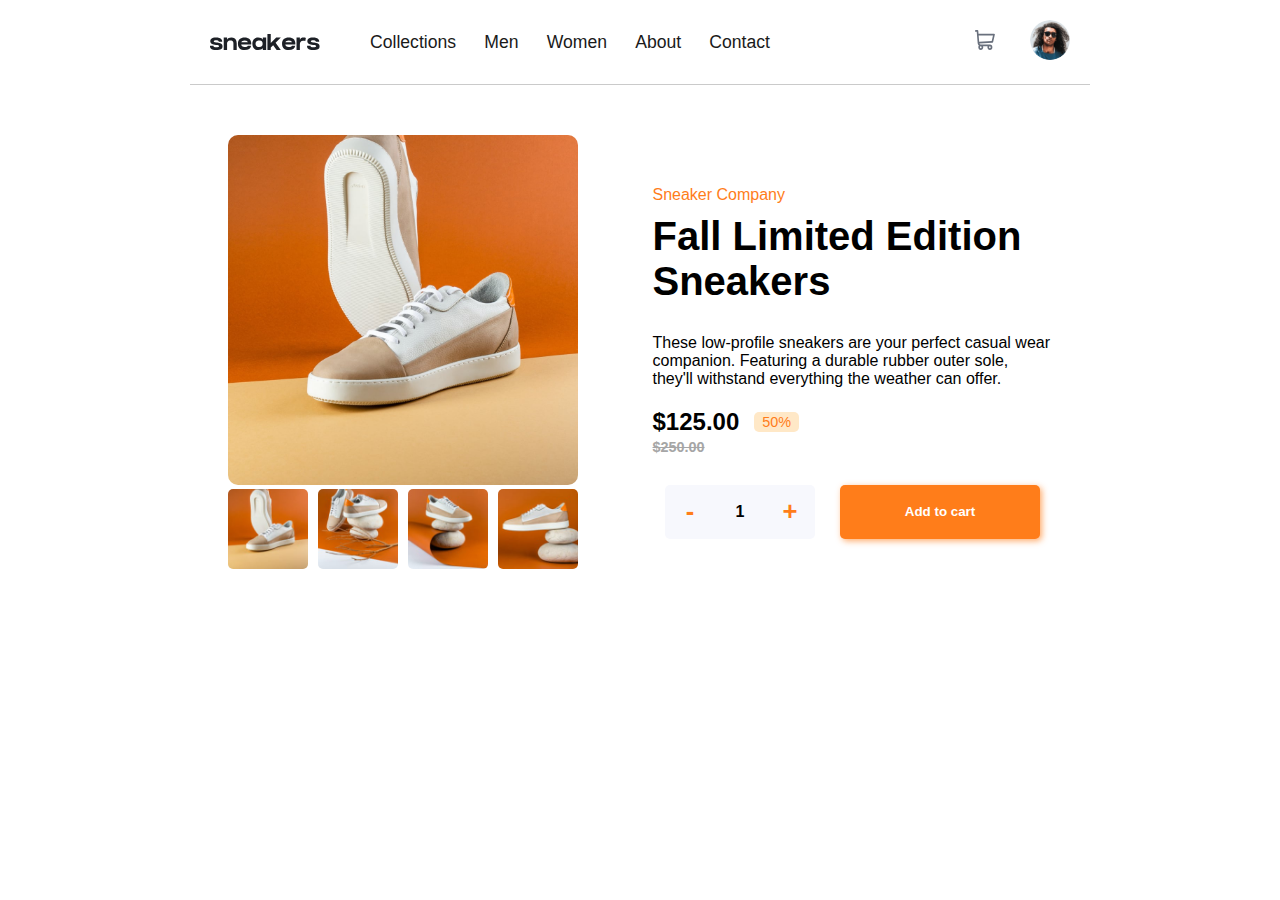
<file: index.html>
<!DOCTYPE html>
<html lang="en">
<head>
    <meta charset="UTF-8">
    <meta name="viewport" content="width=device-width, initial-scale=1.0">
    <title>Shop Cart Page</title>
    <link rel="stylesheet" href="style.css">
    <link rel="stylesheet" href="https://cdnjs.cloudflare.com/ajax/libs/font-awesome/6.4.0/css/all.min.css" integrity="sha512-iecdLmaskl7CVkqkXNQ/ZH/XLlvWZOJyj7Yy7tcenmpD1ypASozpmT/E0iPtmFIB46ZmdtAc9eNBvH0H/ZpiBw==" crossorigin="anonymous" referrerpolicy="no-referrer" />
    
</head>
<body>

    <div class="containerOverlay">
    
     </div>    

    <!-- Container -->
<div class="container">

    <!-- Header  -->
    <div class='headerContainer'>
        <div class='leftDiv'>
            <img src="./public/img/logo.svg" alt="Logo" class='logo' />
            <ul> 
                <li><a href="#">Collections</a></li>
                <li><a href="#">Men</a></li>
                <li><a href="#">Women</a></li>
                <li><a href="#">About</a></li>
                <li><a href="#">Contact</a></li>
            </ul>
        </div>

        <div class='avatar'>
            <div class='cartcontainer' >
                <img src="./public/img/icon-cart.svg"  class='cartIcon' id="cartIcon" alt="cart-icon"/>
                <img src="./public/img/icon-menu.svg" alt="menu" class="menuIcon" />
            </div>



            <span class='notification' name="notification"></span>
            <div class='profilePicContainer'>
                <img src="./public/img/image-avatar.png" alt="profile-pic" class='profile'/>
            </div>
            
            <!-- CARTBOX ACTIVE -->

            <div class='cartBox'> 
                <span class="closeCartBox" data-action="closeCart">x</span>
                <div class='cartBoxTitle'>
                    Cart
                </div>

                <div class='cartBoxEl'>
                    <!-- <div class="emptyCart">  </div> -->
                    <button class='cartbutton'>Checkout</button>
                </div>


            </div>
      
        </div>
        <div class='shrink-menu'> 
            <ul>
                <li><a>Collections</a></li>
                <li><a>Men</a></li>
                <li><a>Women</a></li>
                <li><a>About</a></li>
                <li><a>Contact</a></li>
            </ul>
    </div>
    </div>

    <!-- Container gallery and description -->
    <div class="containerDescriptionGallery"> 
    <!-- Product Gallery -->

    <div class="containerGallery">
        <div class="box1">
            <div class='heroImg'>
            <div>
                <img src=./public/img/image-product-1.jpg
                alt="productPhoto"
                class='hero onPageGallery'
                />
            </div>
            <i
                class='fa-solid fa-angle-left arrowLeft'
                data-action="left"
            ></i>
            <i class='fa-solid fa-angle-right arrowRight'
                data-action="right"
            ></i>
            </div>
    
            <div class='smallContainer onPage'>
                <img class="small" src="./public/img/image-product-1-thumbnail.jpg" />
                <img class="small" src="./public/img/image-product-2-thumbnail.jpg" />
                <img class="small" src="./public/img/image-product-3-thumbnail.jpg" />
                <img class="small" src="./public/img/image-product-4-thumbnail.jpg" />
            </div>
        </div>
    </div>

    <!-- Product Description -->

    <div class="containerDescription"> 
        <div class="box2"> 
          <p class="titleSmall">Sneaker Company</p>
          <h1>Fall Limited Edition Sneakers</h1>
          <p class="description">These low-profile sneakers are your perfect casual wear companion. Featuring a durable rubber outer sole, they'll withstand everything the weather can offer.</p>
          <div class="priceDetails"> 
            <h2>$125.00</h2> <span>50%</span>
          </div>
          <p class="oldPrice">$250.00</p>
  
          <div class="cartContainerButton"> 
            <div class="btnQuantity">
              <button class="minus" name="minus" >-</button>
              <span class="number"></span>
              <button class="plus" name="plus" >+</button>
            </div>
            <button class="cartbuttonProduct" name="addToCart">Add to cart</span></button>
          </div>
        </div>
    <!-- </div> -->

    </div>
    <!-- End of Container div-->
    </div>

    
    <script defer src="product.js"></script>
</body>
</html>
</file>
<file: style.css>
*{
    margin: 0;
    padding: 0;
}
body{
    font-family: Kumbh Sans, sans-serif;
}
.container{
    display: flex;
    justify-content: center;
    align-items: center;
    margin: auto;
    box-sizing: border-box;
    flex-direction: column;
    /* width: 900px; */
}
.headerContainer{
    display: flex;
    width: 900px;
    padding: 20px;
    justify-content: space-between;
    align-items: center;
    margin: 0 auto;
    border-bottom: 1px solid rgb(202, 202, 202);
    box-sizing: border-box;
    position: relative;
}
.leftDiv{
    display: flex;
    align-items: center; 
}
.leftDiv ul{
    display: flex;  
    width: 400px;
    justify-content: space-between;
    margin-left: 50px; 
}
.leftDiv li{
    display: flex;
    list-style-type: none;
    vertical-align: bottom;
    align-items:flex-end;
    font-size: 1.1rem;
}
.leftDiv a{
    text-decoration: none;
    color: rgb(26, 26, 26);
}
.logo{
    width: 110px;
}
.shrink-menu{
    border: solid 1px rgb(207, 207, 207);
    position: absolute;
    z-index: 200;
    top: 55px;
    right: 80px;
    text-align: left;
    background-color: rgb(255, 255, 255);
    width: auto;
    border-radius: 5px;
    display: none;
}
.shrink-menu ul{
    display: flex;
    margin: 0;
    flex-direction: column;
    list-style-type: none;
    text-decoration: none;
}
.shrink-menu ul li{
    flex: 1;
    padding: 10px;
}
.shrink-menu ul li{
    cursor: pointer;
}
.avatar{
    display: flex;
    align-items: center;
    position: relative;
}
.avatar:hover{
    cursor: pointer;
}
.cartIcon{
    height: 20px;
    width: 20px;
    margin-right: 15px;
}
.menuIcon{
    display: none;
}

.profilePicContainer{
    position: relative;
    margin-left: 10px;
}
.profile{
    height: 40px;
    width: 40px;
    border-radius: 50%;
    margin-left: 10px;
}
.profile:hover{
    outline: 2px solid hsla(26, 100%, 55%, 0.856);
    box-sizing: border-box;
}
.notification{
    position: absolute;
    height: 12px;
    width: 18px;
    border-radius: 40%;
    text-align: center;
    background-color: hsla(26, 100%, 55%, 0.838);
    color: white;
    font-size: .6rem;
    top: 0px;
    left: -12px;
    line-height: 12px;
    display: none;
}

/* uncomment display to see cartBox with buttons and items */
.cartBox{
    position: absolute;
    width: 300px;
    z-index: 1000;
    top: 20px;
    right: 70px;
    box-shadow: 6px 3px 6px rgba(104, 104, 104, 0.208);
    border-radius: 5px;
    background-color: rgb(255, 255, 255);
    display: flex;
    flex-direction: column;
    box-shadow: 4px 9px 20px rgba(167, 167, 167, 0.685);
    display: none;
}
.active{
    display: block;
}

.cartBoxTitle{
    border-bottom: 1px solid rgb(229, 229, 229);
    height: 20px;
    padding: 15px;
    color: rgb(26, 26, 26);
    font-size: 0.9rem;
    font-weight: bold;
}
.cartBoxEl {   
    display: flex;
    justify-content: space-around;
    align-items: center;
    flex-direction: column;
    flex: 1 1 auto;
    font-size: 0.9rem;
    font-weight: bold;
    color: rgb(137, 136, 136);
}
.emptyCart{
    margin-top: 20px;
}
.cartContainerProductsDescription{
    display: flex;
    align-items: center;
    justify-content: space-around;
    margin: 15px 0px;
}
.cartItemPic{
    height: 40px;
    width: 40px;
    margin-left: 10px;
    border-radius: 4px;
}
.cartContentDescription{
    padding: 6px;
    margin-left: 4px;
}
.cartTrash{
    height: 20px;
    width: 20px;
    margin-right: 10px;
}
.cartbutton{
    display: flex;
    align-items: center;
    justify-content: center;
    width: 240px;
    height: 50px;
    border: none;
    padding: 15px 20px;
    background-color: hsl(26, 100%, 55%);
    color: white;
    border-radius: 5px;
    font-weight: bold;
    margin-bottom: 20px;
    margin-top: 20px
}
.closeCartBox{
    position: absolute;
    top: 0;
    right: 5px;
    z-index: 100;
    font-size: 1.5rem;
    font-weight: bold;
    color: hsl(26, 80%, 50%);
}


/* Gallery below */

.containerDescriptionGallery{
    display: flex;
    justify-content: space-around;
    align-items: center;
    width: 900px;
    margin: auto;
    margin-top: 50px;
    flex-direction: row;
}
.box1{
    position: relative;
    display: flex;
    flex-direction: column;
    width: 350px;
}
.hero{
    width: 350px;
    height: 350px;
    border-radius: 10px;
}
.heroImg{
    position: relative;
}
.arrowLeft{
    position: absolute;
    top: 50%;
    transform: translateY(-50%);
    color: white;
    opacity: 50%;
    font-size: 30px;
    left: 5px;
}
.arrowLeft:hover{
    cursor: pointer;
}
.arrowRight{
    position: absolute;
    top: 50%;
    right: 5px;
    transform: translateY(-50%);
    color: white;
    opacity: 50%;
    font-size: 30px;
    cursor: pointer;
}

/* Description */
.box2 {
    width: 400px; 
}
.smallContainer{
    display: flex;
    width: 100%;
    justify-content: space-between;
}
.smallContainer img{
    cursor: pointer;
}
.small{
    width: 80px;
    height: 80px;
    border-radius: 5px;
}
.titleSmall{
    color: hsl(26, 100%, 55%);
    margin-top: 20px;
    margin-bottom: 10px;
}
.box2 h1{
    font-size: 2.5rem;
    margin-bottom: 30px;
}
.description{
    margin-bottom: 20px;
}
.priceDetails {
display: flex;
}
.priceDetails span{
    margin-left: 15px;
    background-color: hsl(35, 100%, 89%);
    color: hsl(26, 100%, 55%);
    border-radius: 5px;
    align-self: center;
    padding: 2px 8px;
    font-size: 0.9rem;
}

.oldPrice{
    margin: 3px 0 30px 0;
    text-decoration: line-through;
    color: rgb(166, 166, 166);
    font-size: 0.9rem;
    font-weight: bold;
}

.cartContainerButton{
    display: flex;
    align-items: center;
    justify-content: space-around;
    
}
.cartbuttonProduct{
    display: flex;
    align-items: center;
    justify-content: center;
    width: 200px;
    height: 54px;
    border: none;
    padding: 15px 20px;
    background-color: hsl(26, 100%, 55%);
    color: white;
    border-radius: 5px;
    font-weight: bold;
    box-shadow: 2px 2px 6px hsla(26, 100%, 55%, 0.646);
}
.box2 button:hover{
    background-color: hsl(26, 100%, 59%);
    cursor: pointer;
}
.cartbuttonProduct span{
    margin-left: 10px;
}
.btnQuantity{
    display: flex;
    background-color: hsl(223, 64%, 98%);
    /* width: 40px; */
    border: none;
    height: 54px;
    justify-content: space-around;
    align-items: center;
    width: 150px;
    border-radius: 5px;
}
.btnQuantity button{
    border: none;
    background-color: hsl(223, 64%, 98%);
    color: hsl(26, 100%, 55%);
    font-weight: bold;
    font-size: 1.6rem;
}
.btnQuantity button:hover{
    cursor: pointer;
}
.btnQuantity span{
    display: flex;
    align-items: center;
    justify-content: center;
    font-weight: bold;

}
.btnQuantity button:hover{
    background-color: hsl(223, 64%, 98%);
}
.minus{
    width: 40px;
    height: 54px;
}
.plus{
    width: 40px;
    height: 54px;
}
.number{
    width: 40px;
    height: 54px;
}

/* Overlay style */
.overlay {
    position: fixed;
    display: flex;
    justify-content: center;
    align-items: center;
    width: 100%;
    height: 100%;
    background: rgba(0, 0, 0, 0.8);
    display: none;
    z-index: 2;
}
.activeOverlay{
    display: flex;
}
.box1.heroImgOverlayBox{
    display: flex;
    align-items: center;
    justify-content: center;
    position: relative;
}

/* controls width bigger img */
.heroImg.heroImgOverlay{
    width: 800px;
    border-radius: 10px; 
}
.hero.heroOverlay{
    position: relative;
    display: flex;
    justify-content: center;
    align-items: center;
    flex-direction: column;
    width: 800px;
    height: 100%;
}
.arrowLeft.arrowLeftOverlay{
    position: absolute;
    left: -60px;
    color: white;
    font-size: 60px;

}
.arrowRight.arrowRightOverlay{
    position: absolute;
    right: -60px;
    color: white;
    font-size: 80px;
}
.smallContainer.overlay {
    position: absolute;
    display: flex;
    align-items: center;
    justify-content: center;
    bottom: -100px; /* Align the thumbnails at the bottom of the hero image */
    width: 100%; /* Full width */
    height: 100px; /* Set a fixed height for the thumbnails */
    background: rgba(0, 0, 0, 0); /* Add a background color or adjust transparency */
}
.smallContainer.overlay img{
    cursor: pointer;
    margin-left: 20px;
    
}

.closeOverlay{
    position: absolute;
    top: -35px;
    right: 0;
    color: white;
    font-size: 30px;
    cursor: pointer;
}

@media (max-width: 820px) {
    .headerContainer{
        width: 100%;
        /* padding: 20px 70px */
    }
    .menuIcon{
        display: inline;
    }
    .titleSmall {
        /* font-size: 1.5rem;
        font-weight: bold; */
    }
    .containerDescriptionGallery {
        display: flex;
        flex-direction: column;
        width: 95%;
        margin-bottom: 50px;
    }
    .box1{
        width: 90%;
        margin: auto;
    }
    .heroImg div{
        text-align: center;
    }
    .hero{
        width: 100%;
        height: 100%;
    }
    .arrowLeft{
        left: 6px
    }
    .arrowRight{
        right: 6px;
    }
    .leftDiv ul{
        display: none;
    }
    .smallContainer{
        display: flex;
        width: 100%;
    }
    .box2{
        margin-top: 80px;
        width: 90%;
        margin: auto;
    }
}
</file>
